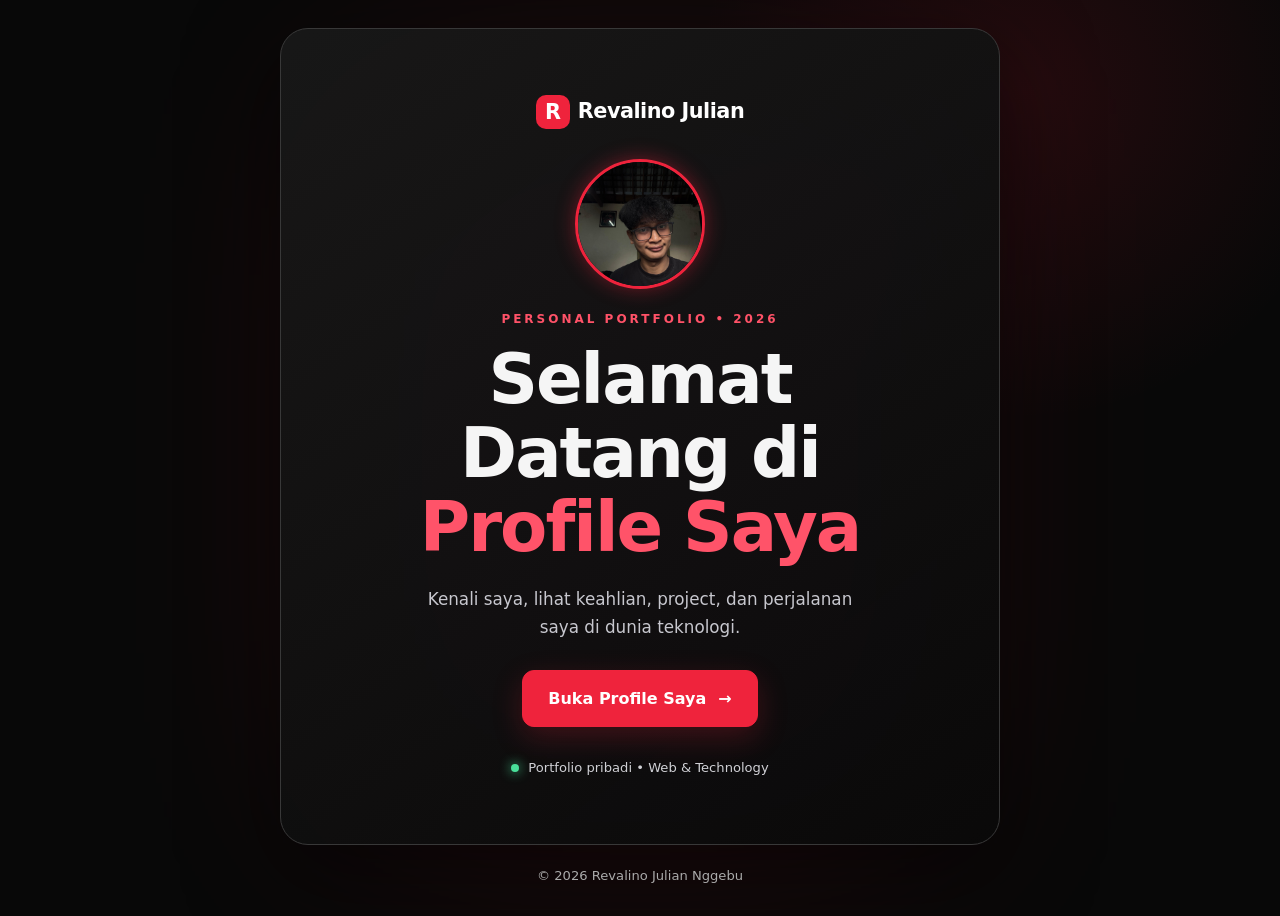
<file: index.html>
<!DOCTYPE html>
<html lang="id">
<head>
  <meta charset="UTF-8">
  <meta name="viewport" content="width=device-width, initial-scale=1.0">
  <meta name="description" content="Selamat datang di portfolio Revalino Julian Nggebu">
  <title>Buka Profile Saya | Revalino</title>
  <link rel="stylesheet" href="style.css">
</head>
<body class="welcome-page">
  <main class="welcome-wrap">
    <div class="welcome-glow"></div>
    <section class="welcome-card reveal show">
      <a class="brand welcome-brand" href="index.html"><span>R</span> Revalino Julian</a>
      <div class="login-profile-photo">
    <img src="assets/Profile.jpg"
         alt="Foto Profil Revalino">
    </div>
      <p class="eyebrow">PERSONAL PORTFOLIO • 2026</p>
      <h1>Selamat Datang di<br><span>Profile Saya</span></h1>
      <p class="welcome-description">Kenali saya, lihat keahlian, project, dan perjalanan saya di dunia teknologi.</p>
      <a class="btn primary welcome-button" href="home.html">Buka Profile Saya <span>→</span></a>
      <div class="welcome-footer"><span class="status-dot"></span> Portfolio pribadi • Web & Technology</div>
    </section>
    <p class="welcome-copyright">© <span id="year"></span> Revalino Julian Nggebu</p>
  </main>
  <script src="script.js"></script>
</body>
</html>
</file>
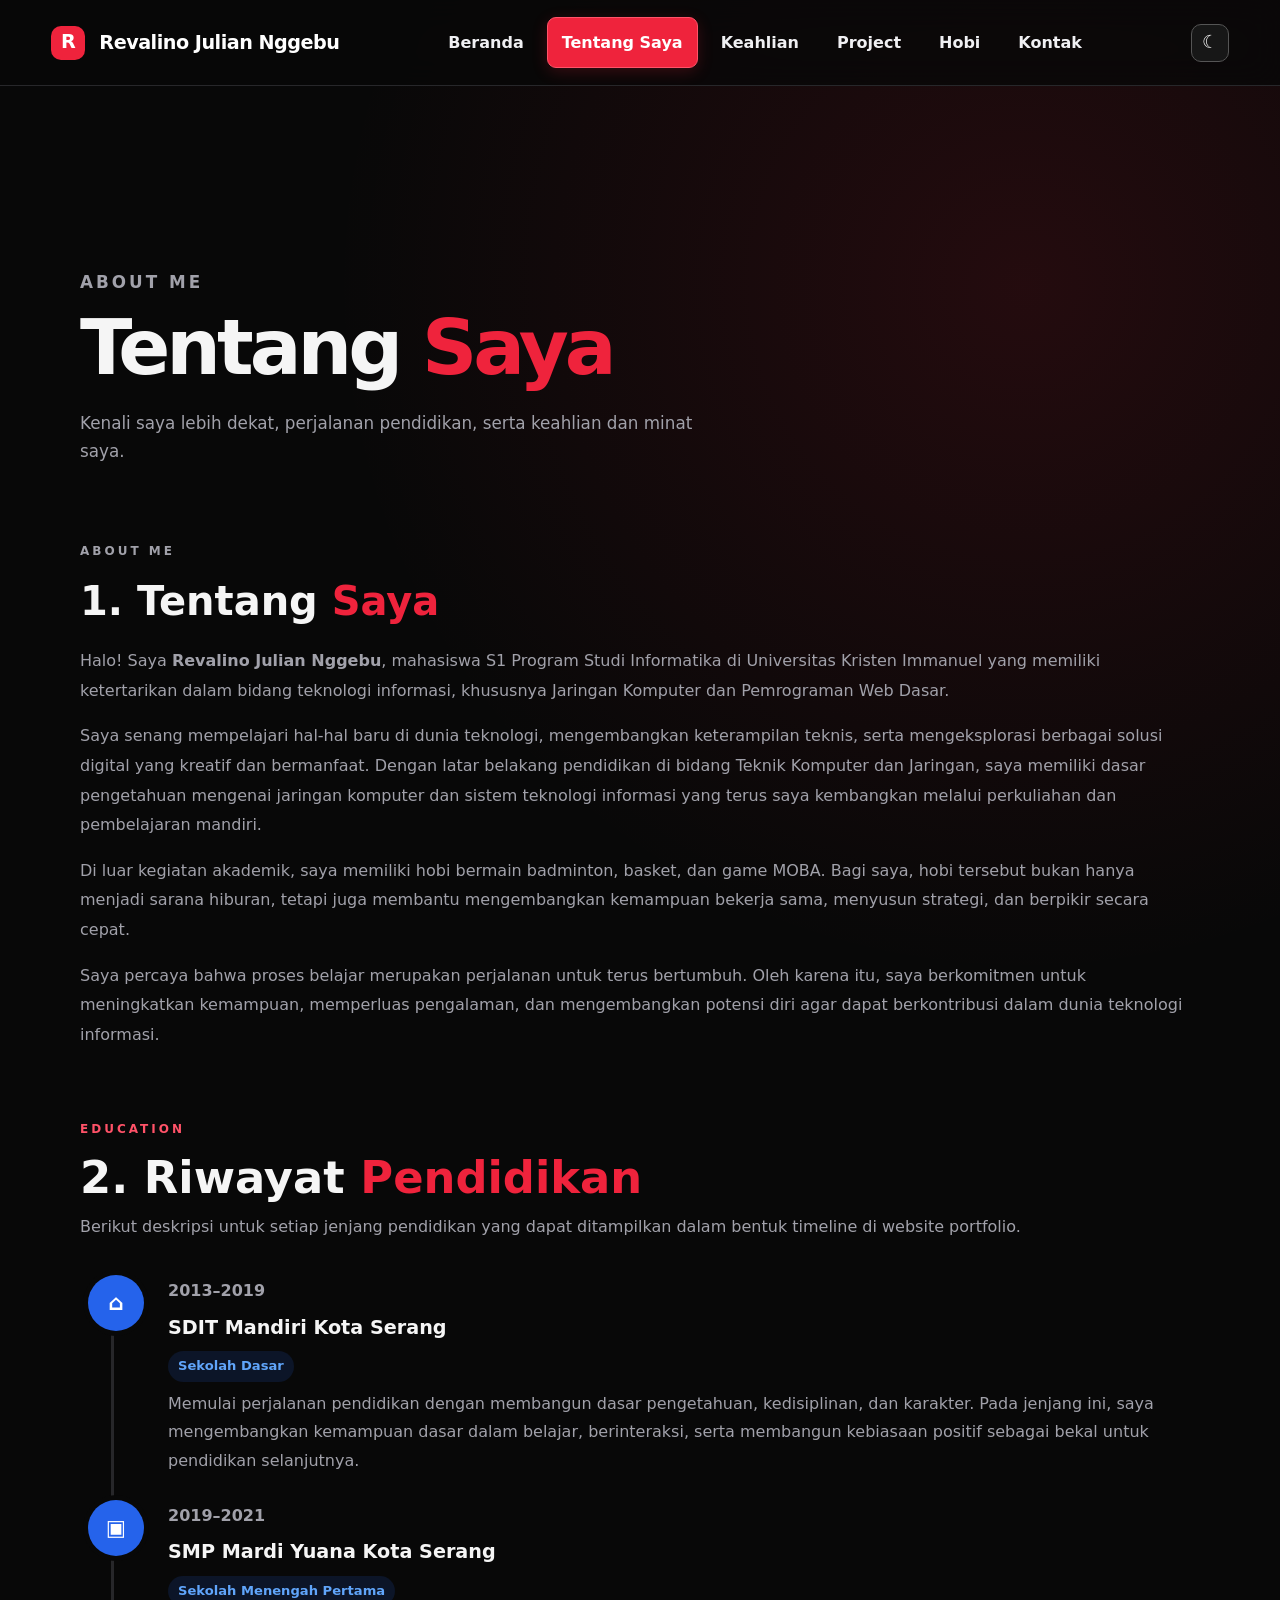
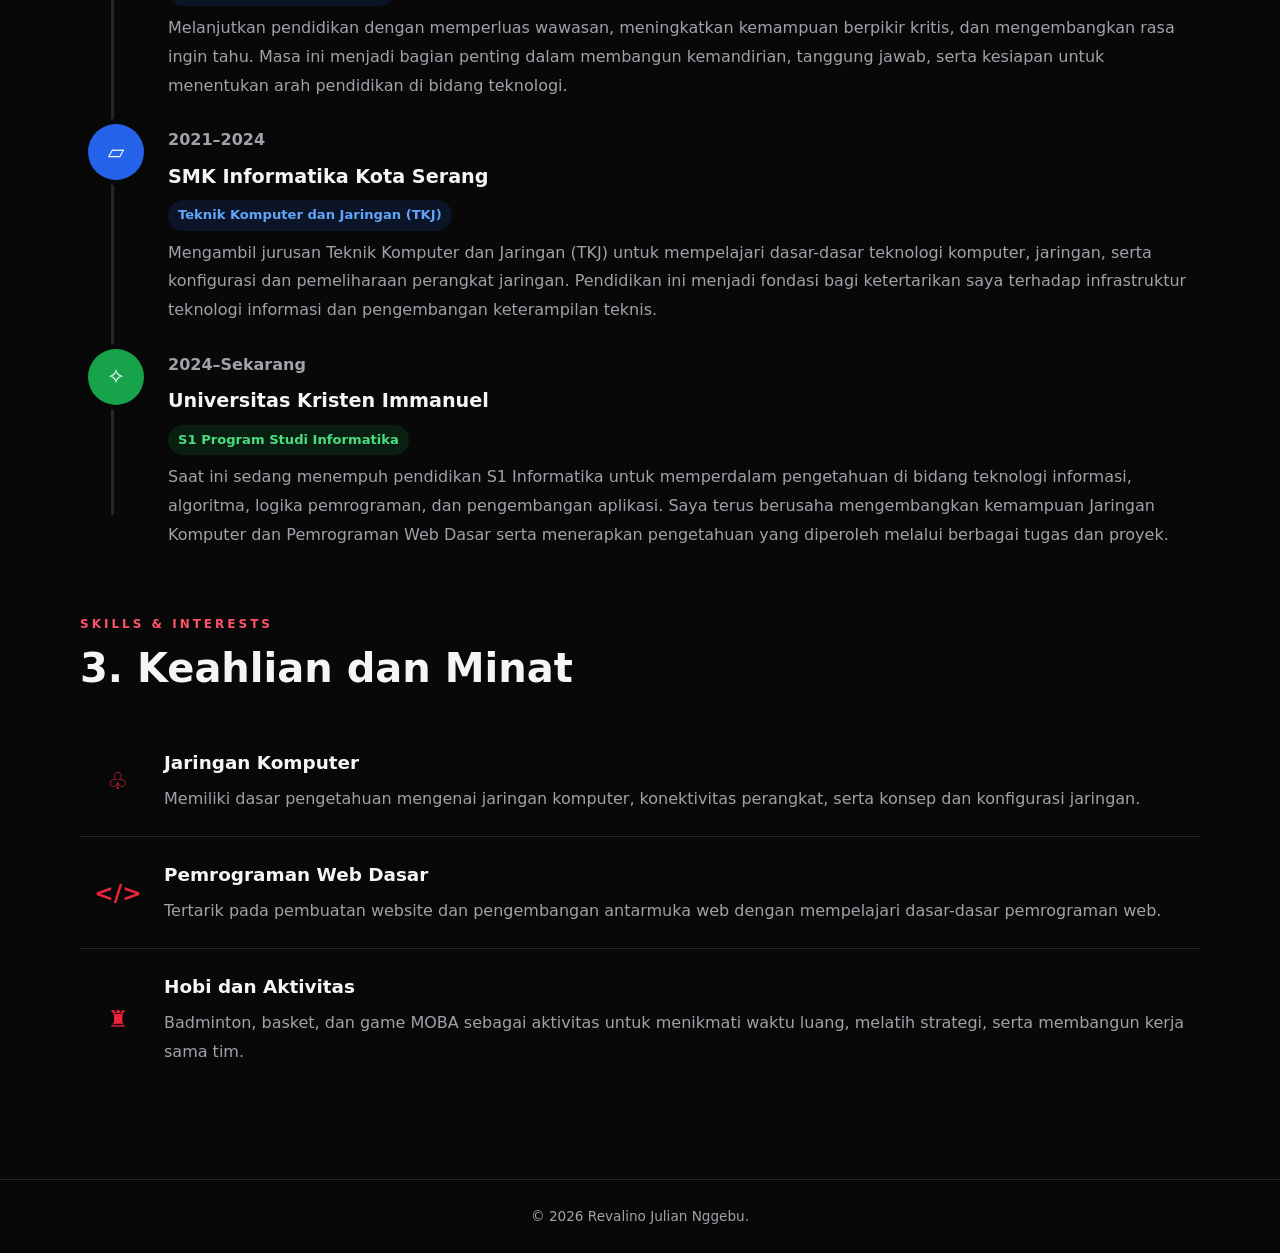
<file: about.html>
<!DOCTYPE html>
<html lang="id">
<head>
<meta charset="UTF-8"><meta name="viewport" content="width=device-width,initial-scale=1.0">
<title>Tentang Saya | Revalino</title><link rel="stylesheet" href="style.css">
</head>
<body>
<header class="navbar"><a class="brand" href="home.html"><span>R</span> Revalino Julian Nggebu </a><button class="menu-toggle" aria-label="Buka menu">☰</button><nav class="nav-links"><a href="home.html">Beranda</a><a class="active" href="about.html">Tentang Saya</a><a href="skills.html">Keahlian</a><a href="projects.html">Project</a><a href="hobbies.html">Hobi</a><a href="contact.html">Kontak</a></nav><button class="theme-toggle" aria-label="Ganti tema">☾</button></header>
<main class="page container">
  <div class="page-title reveal"><p class="eyebrow">ABOUT ME</p><h1>Tentang <span>Saya</span></h1><p>Kenali saya lebih dekat, perjalanan pendidikan, serta keahlian dan minat saya.</p></div>
  <section class="about-description reveal">
    <div class="section-heading"><p class="eyebrow">ABOUT ME</p><h2>1. Tentang <span>Saya</span></h2></div>
    <p>Halo! Saya <strong>Revalino Julian Nggebu</strong>, mahasiswa S1 Program Studi Informatika di Universitas Kristen Immanuel yang memiliki ketertarikan dalam bidang teknologi informasi, khususnya Jaringan Komputer dan Pemrograman Web Dasar.</p>
    <p>Saya senang mempelajari hal-hal baru di dunia teknologi, mengembangkan keterampilan teknis, serta mengeksplorasi berbagai solusi digital yang kreatif dan bermanfaat. Dengan latar belakang pendidikan di bidang Teknik Komputer dan Jaringan, saya memiliki dasar pengetahuan mengenai jaringan komputer dan sistem teknologi informasi yang terus saya kembangkan melalui perkuliahan dan pembelajaran mandiri.</p>
    <p>Di luar kegiatan akademik, saya memiliki hobi bermain badminton, basket, dan game MOBA. Bagi saya, hobi tersebut bukan hanya menjadi sarana hiburan, tetapi juga membantu mengembangkan kemampuan bekerja sama, menyusun strategi, dan berpikir secara cepat.</p>
    <p>Saya percaya bahwa proses belajar merupakan perjalanan untuk terus bertumbuh. Oleh karena itu, saya berkomitmen untuk meningkatkan kemampuan, memperluas pengalaman, dan mengembangkan potensi diri agar dapat berkontribusi dalam dunia teknologi informasi.</p>
  </section>
  <section class="education-section reveal">
    <div class="section-heading"><p class="eyebrow">EDUCATION</p><h2>2. Riwayat <span>Pendidikan</span></h2><p class="education-intro">Berikut deskripsi untuk setiap jenjang pendidikan yang dapat ditampilkan dalam bentuk timeline di website portfolio.</p></div>
    <div class="education-timeline">
      <article class="education-entry"><div class="education-symbol">⌂</div><div><span class="education-year-text">2013–2019</span><h3>SDIT Mandiri Kota Serang</h3><span class="education-tag">Sekolah Dasar</span><p>Memulai perjalanan pendidikan dengan membangun dasar pengetahuan, kedisiplinan, dan karakter. Pada jenjang ini, saya mengembangkan kemampuan dasar dalam belajar, berinteraksi, serta membangun kebiasaan positif sebagai bekal untuk pendidikan selanjutnya.</p></div></article>
      <article class="education-entry"><div class="education-symbol">▣</div><div><span class="education-year-text">2019–2021</span><h3>SMP Mardi Yuana Kota Serang</h3><span class="education-tag">Sekolah Menengah Pertama</span><p>Melanjutkan pendidikan dengan memperluas wawasan, meningkatkan kemampuan berpikir kritis, dan mengembangkan rasa ingin tahu. Masa ini menjadi bagian penting dalam membangun kemandirian, tanggung jawab, serta kesiapan untuk menentukan arah pendidikan di bidang teknologi.</p></div></article>
      <article class="education-entry"><div class="education-symbol">▱</div><div><span class="education-year-text">2021–2024</span><h3>SMK Informatika Kota Serang</h3><span class="education-tag">Teknik Komputer dan Jaringan (TKJ)</span><p>Mengambil jurusan Teknik Komputer dan Jaringan (TKJ) untuk mempelajari dasar-dasar teknologi komputer, jaringan, serta konfigurasi dan pemeliharaan perangkat jaringan. Pendidikan ini menjadi fondasi bagi ketertarikan saya terhadap infrastruktur teknologi informasi dan pengembangan keterampilan teknis.</p></div></article>
      <article class="education-entry current"><div class="education-symbol">✧</div><div><span class="education-year-text">2024–Sekarang</span><h3>Universitas Kristen Immanuel</h3><span class="education-tag">S1 Program Studi Informatika</span><p>Saat ini sedang menempuh pendidikan S1 Informatika untuk memperdalam pengetahuan di bidang teknologi informasi, algoritma, logika pemrograman, dan pengembangan aplikasi. Saya terus berusaha mengembangkan kemampuan Jaringan Komputer dan Pemrograman Web Dasar serta menerapkan pengetahuan yang diperoleh melalui berbagai tugas dan proyek.</p></div></article>
    </div>
  </section>
  <section class="skills-interest reveal">
    <div class="section-heading"><p class="eyebrow">SKILLS & INTERESTS</p><h2>3. Keahlian dan <span>Minat</span></h2></div>
    <article class="interest-row"><span class="interest-icon">♧</span><div><h3>Jaringan Komputer</h3><p>Memiliki dasar pengetahuan mengenai jaringan komputer, konektivitas perangkat, serta konsep dan konfigurasi jaringan.</p></div></article>
    <article class="interest-row"><span class="interest-icon">&lt;/&gt;</span><div><h3>Pemrograman Web Dasar</h3><p>Tertarik pada pembuatan website dan pengembangan antarmuka web dengan mempelajari dasar-dasar pemrograman web.</p></div></article>
    <article class="interest-row"><span class="interest-icon">♜</span><div><h3>Hobi dan Aktivitas</h3><p>Badminton, basket, dan game MOBA sebagai aktivitas untuk menikmati waktu luang, melatih strategi, serta membangun kerja sama tim.</p></div></article>
  </section>
</main>
<footer><p>© <span id="year"></span> Revalino Julian Nggebu.</p></footer><script src="script.js"></script>
</body></html>
</file>
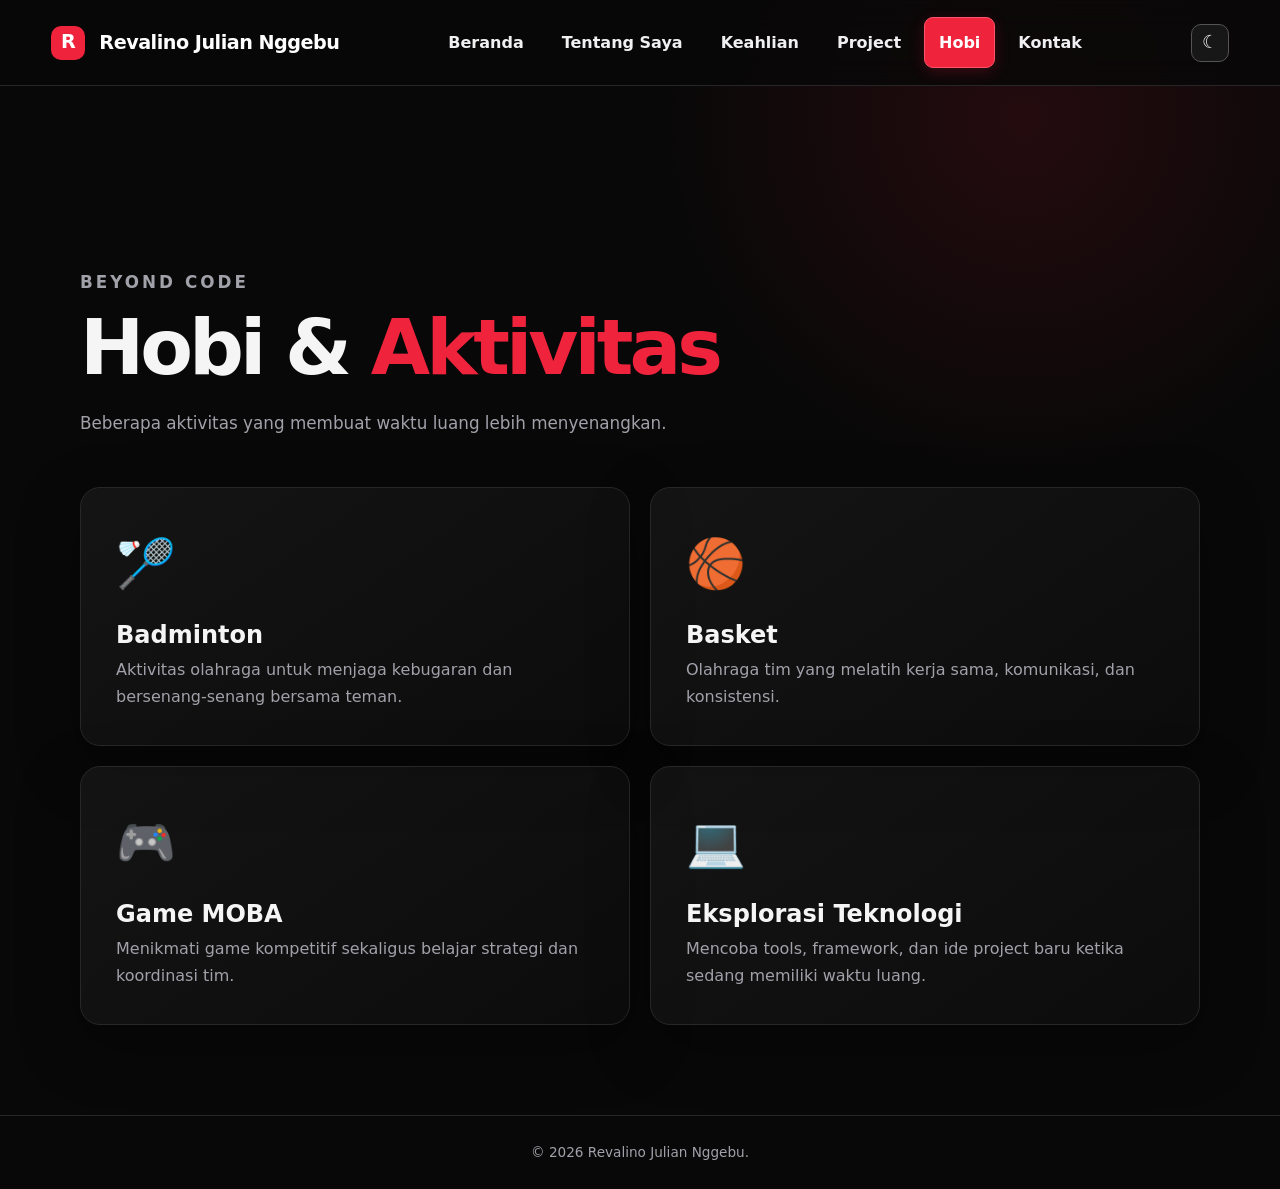
<file: hobbies.html>
<!DOCTYPE html>
<html lang="id">
<head><meta charset="UTF-8"><meta name="viewport" content="width=device-width,initial-scale=1.0"><title>Hobi | Revalino</title><link rel="stylesheet" href="style.css"></head>
<body>
<header class="navbar"><a class="brand" href="home.html"><span>R</span> Revalino Julian Nggebu </a><button class="menu-toggle">☰</button><nav class="nav-links"><a href="home.html">Beranda</a><a href="about.html">Tentang Saya</a><a href="skills.html">Keahlian</a><a href="projects.html">Project</a><a class="active" href="hobbies.html">Hobi</a><a href="contact.html">Kontak</a></nav><button class="theme-toggle">☾</button></header>
<main class="page container">
<div class="page-title reveal"><p class="eyebrow">BEYOND CODE</p><h1>Hobi & <span>Aktivitas</span></h1><p>Beberapa aktivitas yang membuat waktu luang lebih menyenangkan.</p></div>
<div class="hobby-grid">
<article class="hobby-card reveal"><div class="hobby-icon">🏸</div><h2>Badminton</h2><p>Aktivitas olahraga untuk menjaga kebugaran dan bersenang-senang bersama teman.</p></article>
<article class="hobby-card reveal"><div class="hobby-icon">🏀</div><h2>Basket</h2><p>Olahraga tim yang melatih kerja sama, komunikasi, dan konsistensi.</p></article>
<article class="hobby-card reveal"><div class="hobby-icon">🎮</div><h2>Game MOBA</h2><p>Menikmati game kompetitif sekaligus belajar strategi dan koordinasi tim.</p></article>
<article class="hobby-card reveal"><div class="hobby-icon">💻</div><h2>Eksplorasi Teknologi</h2><p>Mencoba tools, framework, dan ide project baru ketika sedang memiliki waktu luang.</p></article>
</div></main><footer><p>© <span id="year"></span> Revalino Julian Nggebu.</p></footer><script src="script.js"></script></body></html>
</file>
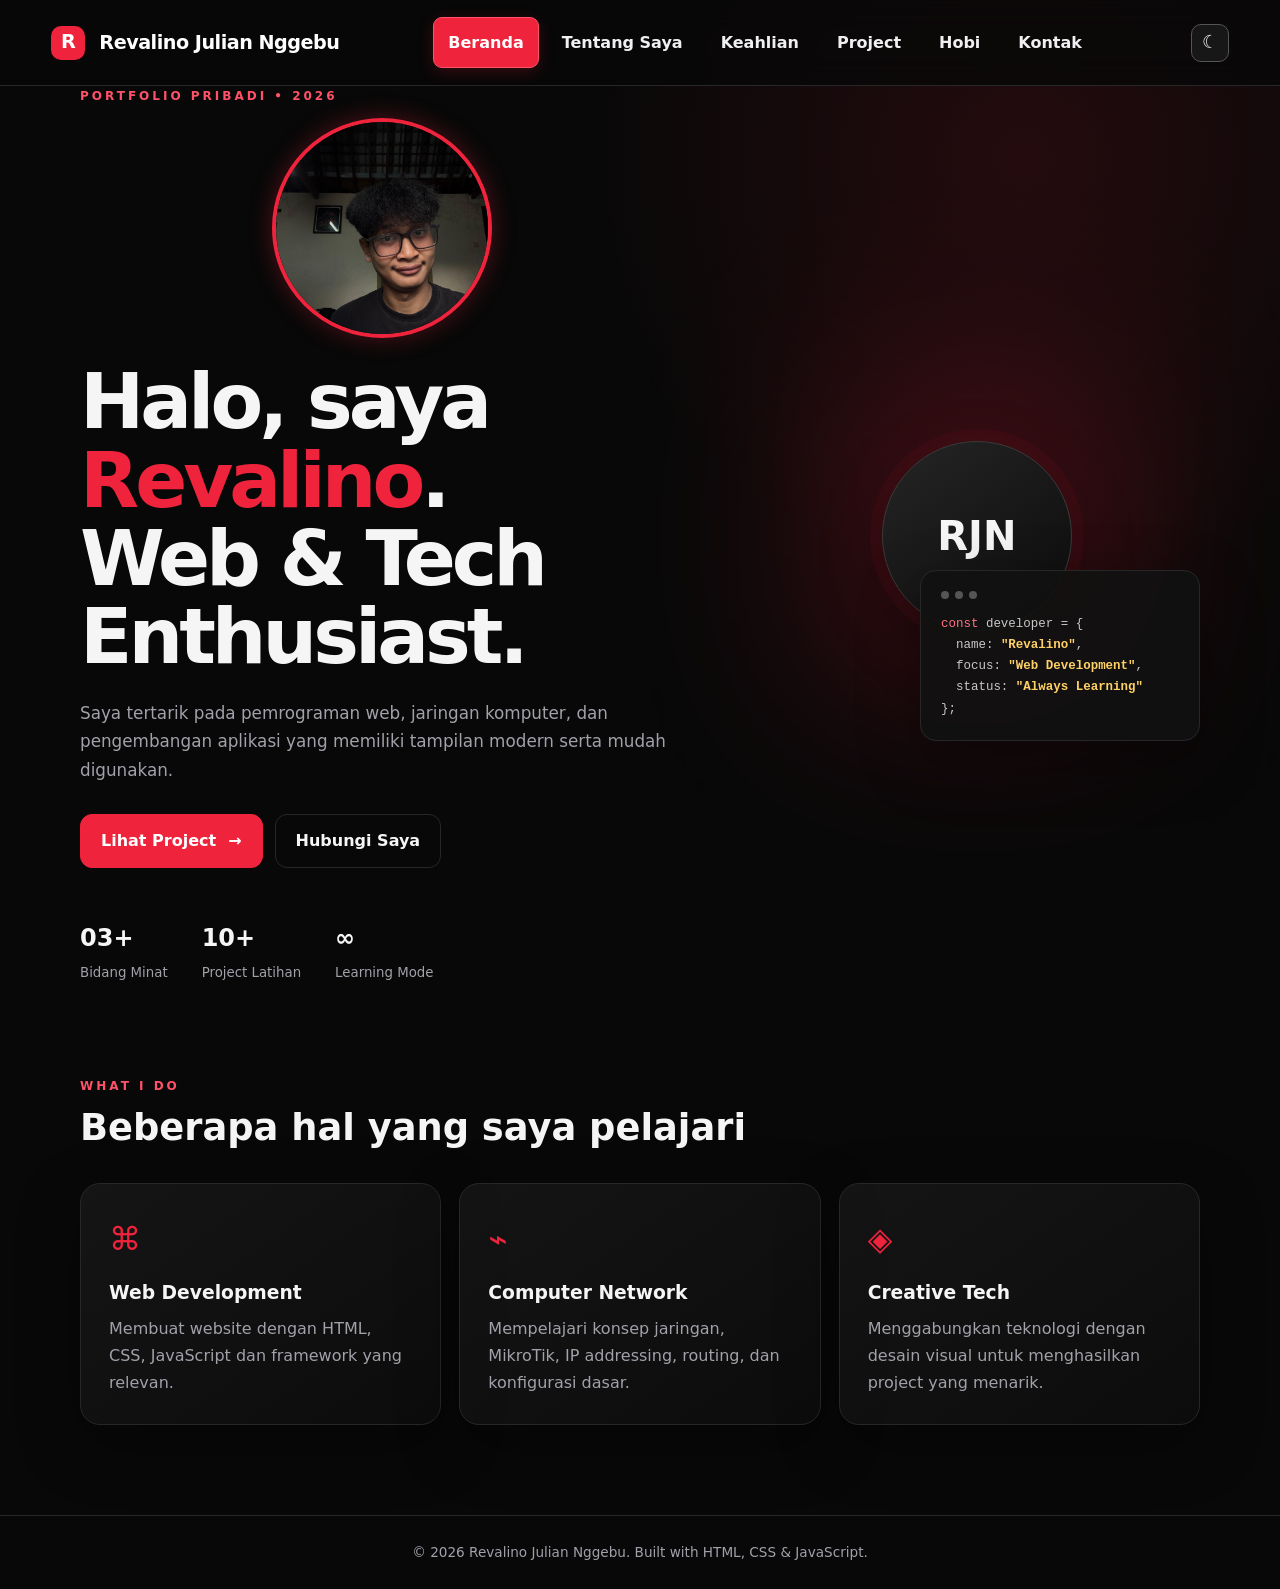
<file: home.html>
<!DOCTYPE html>
<html lang="id">
<head>
  <meta charset="UTF-8">
  <meta name="viewport" content="width=device-width, initial-scale=1.0">
  <meta name="description" content="Portfolio pribadi Revalino Julian Nggebu">
  <title>Beranda | Revalino Julian Nggebu</title>
  <link rel="stylesheet" href="style.css">
</head>
<body>
<header class="navbar">
  <a class="brand" href="home.html"><span>R</span> Revalino Julian Nggebu</a>
  <button class="menu-toggle" aria-label="Buka menu">☰</button>
  <nav class="nav-links">
    <a class="active" href="home.html">Beranda</a>
    <a href="about.html">Tentang Saya</a>
    <a href="skills.html">Keahlian</a>
    <a href="projects.html">Project</a>
    <a href="hobbies.html">Hobi</a>
    <a href="contact.html">Kontak</a>
  </nav>
  <button class="theme-toggle" title="Ganti tema">☾</button>
</header>

<main>
<section class="hero container">
  <div class="hero-copy reveal">
    <p class="eyebrow">PORTFOLIO PRIBADI • 2026</p>
    <div class="profile-photo">
    <img src="assets/Profile.jpg"
         alt="Foto Profil Revalino">
    </div>
    <h1>Halo, saya <span>Revalino</span>.<br>Web & Tech Enthusiast.</h1>
    <p class="lead">Saya tertarik pada pemrograman web, jaringan komputer, dan pengembangan aplikasi yang memiliki tampilan modern serta mudah digunakan.</p>
    <div class="hero-actions">
      <a class="btn primary" href="projects.html">Lihat Project <span>→</span></a>
      <a class="btn ghost" href="contact.html">Hubungi Saya</a>
    </div>
    <div class="mini-stats">
      <div><strong>03+</strong><small>Bidang Minat</small></div>
      <div><strong>10+</strong><small>Project Latihan</small></div>
      <div><strong>∞</strong><small>Learning Mode</small></div>
    </div>
  </div>
  <div class="hero-card reveal">
    <div class="glow"></div>
    <div class="avatar">RJN</div>
    <div class="code-window">
      <div class="dots"><i></i><i></i><i></i></div>
      <code><span>const</span> developer = {<br>
        &nbsp;&nbsp;name: <b>"Revalino"</b>,<br>
        &nbsp;&nbsp;focus: <b>"Web Development"</b>,<br>
        &nbsp;&nbsp;status: <b>"Always Learning"</b><br>
      };</code>
    </div>
  </div>
</section>

<section class="section container">
  <div class="section-heading reveal">
    <p class="eyebrow">WHAT I DO</p>
    <h2>Beberapa hal yang saya pelajari</h2>
  </div>
  <div class="cards three">
    <article class="glass-card reveal"><span class="icon">⌘</span><h3>Web Development</h3><p>Membuat website dengan HTML, CSS, JavaScript dan framework yang relevan.</p></article>
    <article class="glass-card reveal"><span class="icon">⌁</span><h3>Computer Network</h3><p>Mempelajari konsep jaringan, MikroTik, IP addressing, routing, dan konfigurasi dasar.</p></article>
    <article class="glass-card reveal"><span class="icon">◈</span><h3>Creative Tech</h3><p>Menggabungkan teknologi dengan desain visual untuk menghasilkan project yang menarik.</p></article>
  </div>
</section>
</main>

<footer><p>© <span id="year"></span> Revalino Julian Nggebu. Built with HTML, CSS & JavaScript.</p></footer>
<script src="script.js"></script>
</body>
</html>
</file>
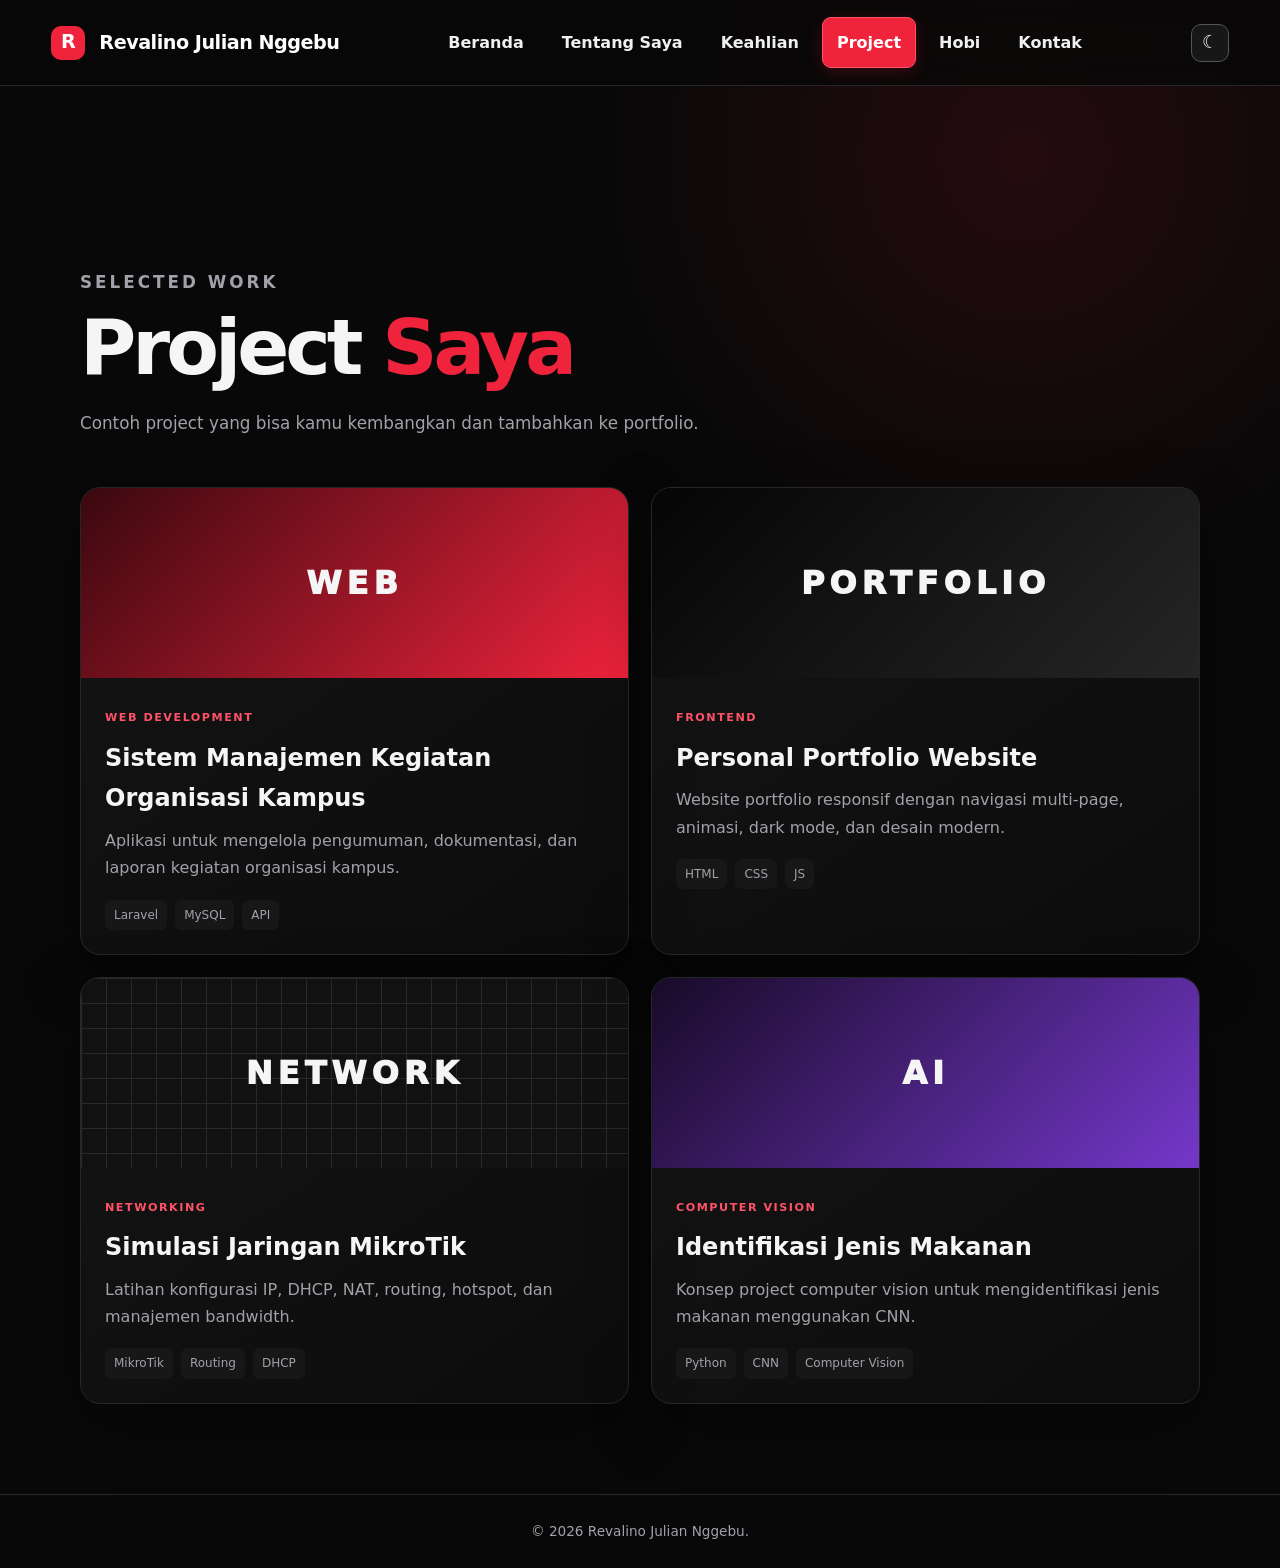
<file: projects.html>
<!DOCTYPE html>
<html lang="id">
<head><meta charset="UTF-8"><meta name="viewport" content="width=device-width,initial-scale=1.0"><title>Project | Revalino</title><link rel="stylesheet" href="style.css"></head>
<body>
<header class="navbar"><a class="brand" href="home.html"><span>R</span> Revalino Julian Nggebu</a><button class="menu-toggle">☰</button><nav class="nav-links"><a href="home.html">Beranda</a><a href="about.html">Tentang Saya</a><a href="skills.html">Keahlian</a><a class="active" href="projects.html">Project</a><a href="hobbies.html">Hobi</a><a href="contact.html">Kontak</a></nav><button class="theme-toggle">☾</button></header>
<main class="page container">
<div class="page-title reveal"><p class="eyebrow">SELECTED WORK</p><h1>Project <span>Saya</span></h1><p>Contoh project yang bisa kamu kembangkan dan tambahkan ke portfolio.</p></div>
<div class="project-grid">
<article class="project-card reveal"><div class="project-cover red">WEB</div><div class="project-body"><span class="tag">WEB DEVELOPMENT</span><h2>Sistem Manajemen Kegiatan Organisasi Kampus</h2><p>Aplikasi untuk mengelola pengumuman, dokumentasi, dan laporan kegiatan organisasi kampus.</p><div class="project-tech"><span>Laravel</span><span>MySQL</span><span>API</span></div></div></article>
<article class="project-card reveal"><div class="project-cover dark">PORTFOLIO</div><div class="project-body"><span class="tag">FRONTEND</span><h2>Personal Portfolio Website</h2><p>Website portfolio responsif dengan navigasi multi-page, animasi, dark mode, dan desain modern.</p><div class="project-tech"><span>HTML</span><span>CSS</span><span>JS</span></div></div></article>
<article class="project-card reveal"><div class="project-cover grid-art">NETWORK</div><div class="project-body"><span class="tag">NETWORKING</span><h2>Simulasi Jaringan MikroTik</h2><p>Latihan konfigurasi IP, DHCP, NAT, routing, hotspot, dan manajemen bandwidth.</p><div class="project-tech"><span>MikroTik</span><span>Routing</span><span>DHCP</span></div></div></article>
<article class="project-card reveal"><div class="project-cover purple">AI</div><div class="project-body"><span class="tag">COMPUTER VISION</span><h2>Identifikasi Jenis Makanan</h2><p>Konsep project computer vision untuk mengidentifikasi jenis makanan menggunakan CNN.</p><div class="project-tech"><span>Python</span><span>CNN</span><span>Computer Vision</span></div></div></article>
</div></main><footer><p>© <span id="year"></span> Revalino Julian Nggebu.</p></footer><script src="script.js"></script></body></html>
</file>
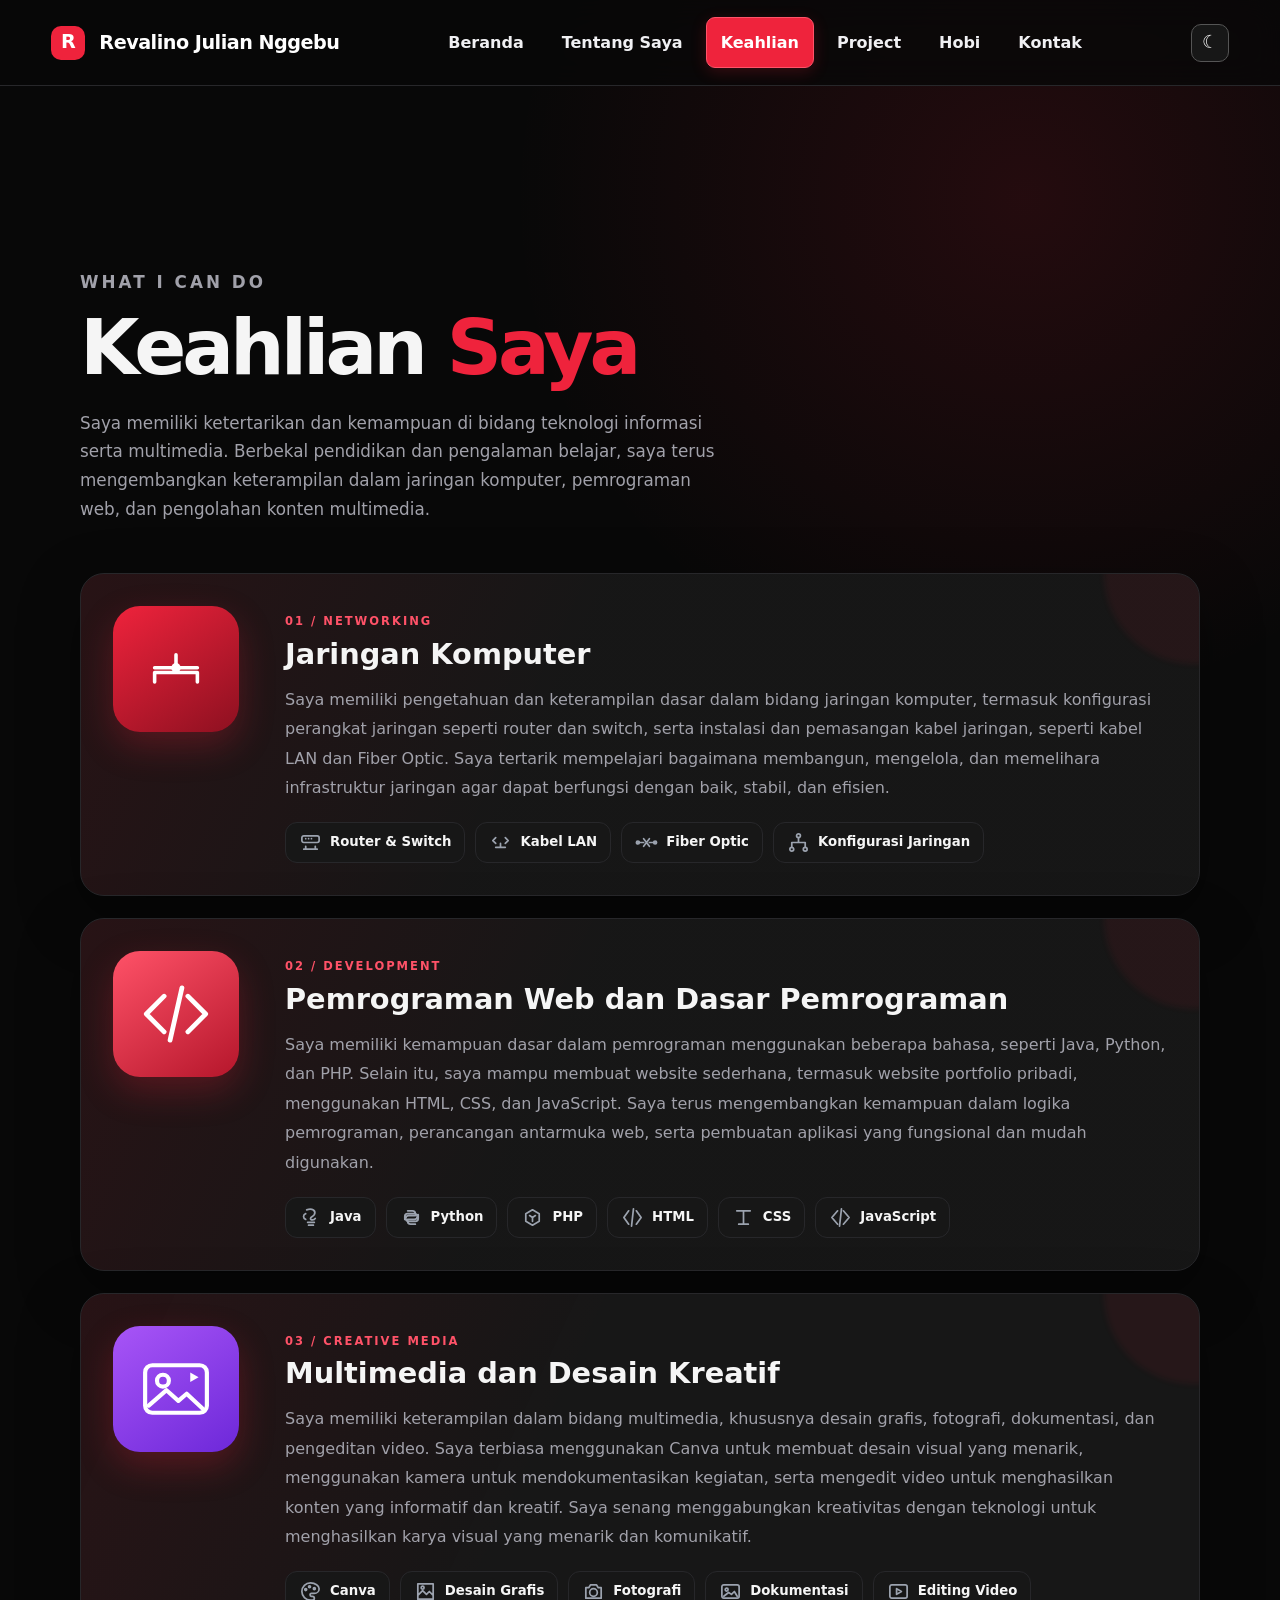
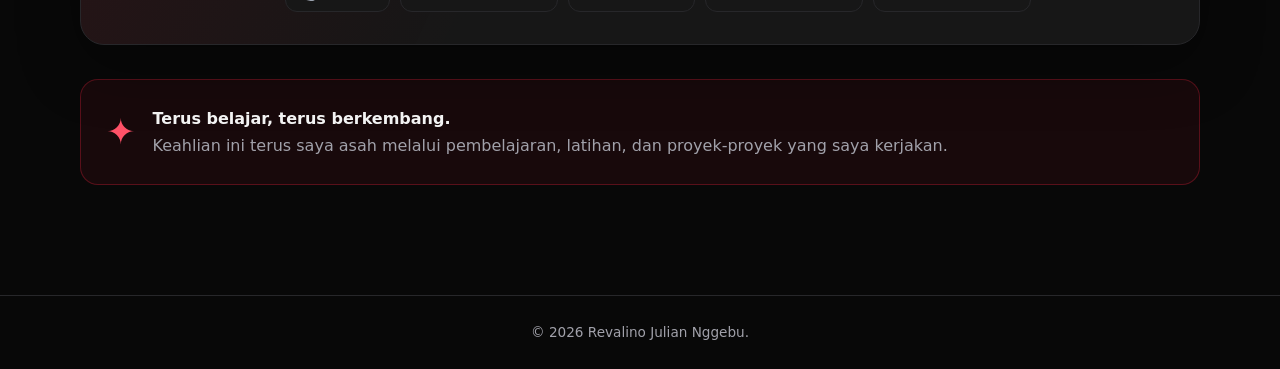
<file: skills.html>
<!DOCTYPE html>
<html lang="id">
<head>
<meta charset="UTF-8"><meta name="viewport" content="width=device-width,initial-scale=1.0">
<title>Keahlian | Revalino</title><link rel="stylesheet" href="style.css">
</head>
<body>
<header class="navbar"><a class="brand" href="home.html"><span>R</span> Revalino Julian Nggebu </a><button class="menu-toggle" aria-label="Buka menu">☰</button><nav class="nav-links"><a href="home.html">Beranda</a><a href="about.html">Tentang Saya</a><a class="active" href="skills.html">Keahlian</a><a href="projects.html">Project</a><a href="hobbies.html">Hobi</a><a href="contact.html">Kontak</a></nav><button class="theme-toggle" aria-label="Ganti tema">☾</button></header>
<main class="page container">
  <div class="page-title reveal"><p class="eyebrow">WHAT I CAN DO</p><h1>Keahlian <span>Saya</span></h1><p>Saya memiliki ketertarikan dan kemampuan di bidang teknologi informasi serta multimedia. Berbekal pendidikan dan pengalaman belajar, saya terus mengembangkan keterampilan dalam jaringan komputer, pemrograman web, dan pengolahan konten multimedia.</p></div>
  <section class="skill-showcase">
    <article class="expertise-card network-card reveal">
      <div class="expertise-icon" aria-hidden="true"><svg viewBox="0 0 64 64" fill="none"><rect x="23" y="6" width="18" height="14" rx="3"/><rect x="5" y="43" width="18" height="14" rx="3"/><rect x="41" y="43" width="18" height="14" rx="3"/><path d="M32 20v11M14 43V35h36v8M32 31H14M32 31h18" stroke="currentColor" stroke-width="3" stroke-linecap="round" stroke-linejoin="round"/><circle cx="32" cy="31" r="4" fill="currentColor"/></svg></div>
      <div class="expertise-content"><span class="expertise-number">01 / NETWORKING</span><h2>Jaringan Komputer</h2><p>Saya memiliki pengetahuan dan keterampilan dasar dalam bidang jaringan komputer, termasuk konfigurasi perangkat jaringan seperti router dan switch, serta instalasi dan pemasangan kabel jaringan, seperti kabel LAN dan Fiber Optic. Saya tertarik mempelajari bagaimana membangun, mengelola, dan memelihara infrastruktur jaringan agar dapat berfungsi dengan baik, stabil, dan efisien.</p><div class="expertise-tags skill-icon-list">
        <span class="skill-chip"><svg viewBox="0 0 24 24" aria-hidden="true"><rect x="3" y="5" width="18" height="7" rx="2"/><path d="M7 8h.01M10 8h.01M13 8h.01M7 16v3m10-3v3M5 19h14"/></svg>Router &amp; Switch</span>
        <span class="skill-chip"><svg viewBox="0 0 24 24" aria-hidden="true"><path d="M7 7 4 10l3 3M17 7l3 3-3 3M7 17h10M12 13v4"/></svg>Kabel LAN</span>
        <span class="skill-chip"><svg viewBox="0 0 24 24" aria-hidden="true"><path d="M3 12h6m6 0h6M9 8l3 4-3 4m6-8-3 4 3 4"/><circle cx="3" cy="12" r="1.5"/><circle cx="21" cy="12" r="1.5"/></svg>Fiber Optic</span>
        <span class="skill-chip"><svg viewBox="0 0 24 24" aria-hidden="true"><circle cx="12" cy="5" r="2"/><circle cx="5" cy="19" r="2"/><circle cx="19" cy="19" r="2"/><path d="M12 7v5M12 12H5v5m7-5h7v5"/></svg>Konfigurasi Jaringan</span>
      </div></div>
    </article>
    <article class="expertise-card programming-card reveal">
      <div class="expertise-icon" aria-hidden="true"><svg viewBox="0 0 64 64" fill="none"><path d="M22 17 7 32l15 15M42 17l15 15-15 15M37 10 27 54" stroke="currentColor" stroke-width="4" stroke-linecap="round" stroke-linejoin="round"/></svg></div>
      <div class="expertise-content"><span class="expertise-number">02 / DEVELOPMENT</span><h2>Pemrograman Web dan Dasar Pemrograman</h2><p>Saya memiliki kemampuan dasar dalam pemrograman menggunakan beberapa bahasa, seperti Java, Python, dan PHP. Selain itu, saya mampu membuat website sederhana, termasuk website portfolio pribadi, menggunakan HTML, CSS, dan JavaScript. Saya terus mengembangkan kemampuan dalam logika pemrograman, perancangan antarmuka web, serta pembuatan aplikasi yang fungsional dan mudah digunakan.</p><div class="expertise-tags skill-icon-list">
        <span class="skill-chip"><svg viewBox="0 0 24 24" aria-hidden="true"><path d="M8 4c6-2 10 1 8 5-1 2-4 2-4 4 0 2 4 2 5 0M7 8c-3 1-3 5 0 6m2 3h7m-6 3h5"/></svg>Java</span>
        <span class="skill-chip"><svg viewBox="0 0 24 24" aria-hidden="true"><path d="M8 5h5a3 3 0 0 1 3 3v2H9a3 3 0 0 0 0 6h7a3 3 0 0 0 3-3V9M16 19h-5a3 3 0 0 1-3-3v-2h7a3 3 0 0 0 0-6H8a3 3 0 0 0-3 3v3"/></svg>Python</span>
        <span class="skill-chip"><svg viewBox="0 0 24 24" aria-hidden="true"><path d="M5 8 12 4l7 4v8l-7 4-7-4zM9 10l3 2 3-2M12 12v4"/></svg>PHP</span>
        <span class="skill-chip"><svg viewBox="0 0 24 24" aria-hidden="true"><path d="m8 5-5 7 5 7M16 5l5 7-5 7M13 3l-2 18"/></svg>HTML</span>
        <span class="skill-chip"><svg viewBox="0 0 24 24" aria-hidden="true"><path d="M5 5h14M12 5v14M7 19h10"/></svg>CSS</span>
        <span class="skill-chip"><svg viewBox="0 0 24 24" aria-hidden="true"><path d="m9 5-6 7 6 7M15 5l6 7-6 7M13 3l-2 18"/></svg>JavaScript</span>
      </div></div>
    </article>
    <article class="expertise-card multimedia-card reveal">
      <div class="expertise-icon" aria-hidden="true"><svg viewBox="0 0 64 64" fill="none"><rect x="6" y="12" width="52" height="40" rx="6" stroke="currentColor" stroke-width="3.5"/><circle cx="21" cy="25" r="5" stroke="currentColor" stroke-width="3.5"/><path d="m9 46 15-13 10 9 7-6 14 13" stroke="currentColor" stroke-width="3.5" stroke-linecap="round" stroke-linejoin="round"/><path d="m44 18 7 4-7 4z" fill="currentColor"/></svg></div>
      <div class="expertise-content"><span class="expertise-number">03 / CREATIVE MEDIA</span><h2>Multimedia dan Desain Kreatif</h2><p>Saya memiliki keterampilan dalam bidang multimedia, khususnya desain grafis, fotografi, dokumentasi, dan pengeditan video. Saya terbiasa menggunakan Canva untuk membuat desain visual yang menarik, menggunakan kamera untuk mendokumentasikan kegiatan, serta mengedit video untuk menghasilkan konten yang informatif dan kreatif. Saya senang menggabungkan kreativitas dengan teknologi untuk menghasilkan karya visual yang menarik dan komunikatif.</p><div class="expertise-tags skill-icon-list">
        <span class="skill-chip"><svg viewBox="0 0 24 24" aria-hidden="true"><path d="M12 3a9 9 0 1 0 0 18h2a2 2 0 0 0 0-4h-1a1.5 1.5 0 0 1 0-3h3a5 5 0 0 0 5-5c0-3-4-6-9-6Z"/><circle cx="7" cy="10" r="1"/><circle cx="11" cy="7" r="1"/><circle cx="16" cy="9" r="1"/></svg>Canva</span>
        <span class="skill-chip"><svg viewBox="0 0 24 24" aria-hidden="true"><path d="M4 4h16v16H4zM4 16l5-5 4 4 3-3 4 4"/><circle cx="9" cy="8" r="1.5"/></svg>Desain Grafis</span>
        <span class="skill-chip"><svg viewBox="0 0 24 24" aria-hidden="true"><path d="M4 8h3l2-3h6l2 3h3v11H4z"/><circle cx="12" cy="13" r="4"/></svg>Fotografi</span>
        <span class="skill-chip"><svg viewBox="0 0 24 24" aria-hidden="true"><rect x="3" y="5" width="18" height="14" rx="2"/><circle cx="8" cy="10" r="1.5"/><path d="m5 17 5-4 3 2 3-3 3 5"/></svg>Dokumentasi</span>
        <span class="skill-chip"><svg viewBox="0 0 24 24" aria-hidden="true"><rect x="3" y="5" width="18" height="14" rx="2"/><path d="m10 9 5 3-5 3z"/></svg>Editing Video</span>
      </div></div>
    </article>
  </section>
  <div class="skills-note reveal"><span class="skills-note-icon">✦</span><p><strong>Terus belajar, terus berkembang.</strong><br>Keahlian ini terus saya asah melalui pembelajaran, latihan, dan proyek-proyek yang saya kerjakan.</p></div>
</main>
<footer><p>© <span id="year"></span> Revalino Julian Nggebu.</p></footer>
<script src="script.js"></script></body></html>
</file>
<file: style.css>
:root{--bg:#080808;--surface:#111;--surface2:#171717;--text:#f5f5f5;--muted:#a1a1aa;--red:#ef233c;--red2:#ff5268;--border:#27272a;--shadow:0 20px 60px rgba(0,0,0,.35)}*{box-sizing:border-box;margin:0;padding:0}html{scroll-behavior:smooth}body{font-family:Inter,ui-sans-serif,system-ui,-apple-system,Segoe UI,sans-serif;background:radial-gradient(circle at 80% 10%,rgba(239,35,60,.12),transparent 25%),var(--bg);color:var(--text);line-height:1.7;min-height:100vh}body.light{--bg:#f5f5f5;--surface:#fff;--surface2:#eee;--text:#18181b;--muted:#5f5f67;--border:#ddd}a{color:inherit;text-decoration:none}.container{width:min(1120px,92%);margin:auto}.navbar{height:78px;display:flex;align-items:center;justify-content:space-between;gap:20px;padding:0 4%;border-bottom:1px solid var(--border);background:rgba(8,8,8,.8);backdrop-filter:blur(16px);position:sticky;top:0;z-index:20}.brand{font-weight:900;font-size:1.2rem;letter-spacing:-.5px}.brand span{display:inline-grid;place-items:center;background:var(--red);width:34px;height:34px;border-radius:10px;margin-right:8px}.nav-links{display:flex;gap:6px}.nav-links a{padding:8px 12px;border-radius:9px;color:var(--muted);font-size:.92rem}.nav-links a:hover,.nav-links a.active{color:#fff;background:rgba(239,35,60,.12)}.theme-toggle,.menu-toggle{background:var(--surface2);border:1px solid var(--border);color:var(--text);width:38px;height:38px;border-radius:10px;cursor:pointer}.menu-toggle{display:none}.hero{min-height:calc(100vh - 78px);display:grid;grid-template-columns:1.15fr .85fr;align-items:center;gap:70px}.eyebrow{color:var(--red2);font-size:.75rem;font-weight:800;letter-spacing:3px;margin-bottom:12px}.hero h1,.page-title h1{font-size:clamp(2.7rem,6vw,5.6rem);line-height:1.02;letter-spacing:-4px}.hero h1 span,.page-title h1 span{color:var(--red)}.lead,.page-title p{color:var(--muted);max-width:650px;margin-top:22px;font-size:1.05rem}.hero-actions{display:flex;gap:12px;margin-top:30px}.btn{display:inline-flex;align-items:center;justify-content:center;gap:12px;padding:12px 20px;border-radius:12px;border:1px solid var(--border);font-weight:800;cursor:pointer}.btn.primary{background:var(--red);border-color:var(--red);color:#fff}.btn.primary:hover{background:var(--red2)}.btn.ghost:hover{border-color:var(--red);color:var(--red2)}.mini-stats{display:flex;gap:34px;margin-top:50px}.mini-stats strong{display:block;font-size:1.5rem}.mini-stats small{color:var(--muted)}.hero-card{position:relative;min-height:450px;display:grid;place-items:center}.glow{position:absolute;width:300px;height:300px;background:var(--red);filter:blur(100px);opacity:.25}.avatar{width:190px;height:190px;border-radius:50%;display:grid;place-items:center;background:linear-gradient(145deg,#252525,#0b0b0b);border:1px solid #3a3a3a;box-shadow:0 0 0 12px rgba(239,35,60,.05),var(--shadow);font-size:2.5rem;font-weight:900;position:relative;z-index:2}.avatar.large{width:160px;height:160px;margin-bottom:25px}.code-window{position:absolute;right:0;bottom:20px;width:280px;padding:20px;border:1px solid var(--border);border-radius:16px;background:rgba(17,17,17,.9);box-shadow:var(--shadow);font-family:ui-monospace,monospace;font-size:.78rem;z-index:3}.dots{display:flex;gap:6px;margin-bottom:15px}.dots i{width:8px;height:8px;border-radius:50%;background:#555}.code-window code{color:#c8c8c8}.code-window code span{color:#ff7181}.code-window code b{color:#ffd166}.section,.page{padding:90px 0}.section-heading{margin-bottom:35px}.section-heading h2{font-size:2.3rem;line-height:1.1}.cards.three{display:grid;grid-template-columns:repeat(3,1fr);gap:18px}.glass-card,.hobby-card,.project-card{background:linear-gradient(145deg,rgba(255,255,255,.05),rgba(255,255,255,.015));border:1px solid var(--border);border-radius:20px;box-shadow:var(--shadow)}.glass-card{padding:28px}.glass-card .icon{font-size:2rem;color:var(--red)}.glass-card h3{margin:10px 0 6px}.glass-card p,.project-body p,.hobby-card p{color:var(--muted)}footer{border-top:1px solid var(--border);padding:25px 4%;text-align:center;color:var(--muted);font-size:.85rem}.page-title{padding:70px 0 50px}.about-grid,.skills-layout,.contact-grid{display:grid;grid-template-columns:1fr 1fr;gap:25px}.big p{margin:15px 0;color:var(--muted)}.timeline{display:flex;flex-direction:column;gap:18px}.timeline-item{display:grid;grid-template-columns:55px 1fr;gap:15px;padding:22px;border:1px solid var(--border);border-radius:16px;background:var(--surface)}.timeline-item>span{display:grid;place-items:center;width:44px;height:44px;border-radius:12px;background:rgba(239,35,60,.12);color:var(--red);font-weight:900}.timeline-item small,.tag{color:var(--red2);font-size:.7rem;font-weight:900;letter-spacing:1.5px}.skills-layout .glass-card{height:max-content}.skill{margin-top:22px}.skill>div:first-child{display:flex;justify-content:space-between;margin-bottom:7px}.skill span{color:var(--muted);font-size:.8rem}.bar{height:8px;background:var(--surface2);border-radius:99px;overflow:hidden}.bar i{display:block;height:100%;background:linear-gradient(90deg,var(--red),var(--red2));border-radius:99px}.tool-grid{display:grid;grid-template-columns:repeat(2,1fr);gap:12px}.tool{padding:25px;border:1px solid var(--border);border-radius:16px;background:var(--surface);font-weight:900}.tool small{display:block;color:var(--muted);font-weight:500}.project-grid{display:grid;grid-template-columns:repeat(2,1fr);gap:22px}.project-card{overflow:hidden}.project-cover{height:190px;display:grid;place-items:center;font-size:2rem;font-weight:1000;letter-spacing:5px;background:linear-gradient(135deg,#3a080f,#ef233c)}.project-cover.dark{background:linear-gradient(135deg,#050505,#252525)}.project-cover.purple{background:linear-gradient(135deg,#180a27,#7438ca)}.project-cover.grid-art{background-color:#111;background-image:linear-gradient(#292929 1px,transparent 1px),linear-gradient(90deg,#292929 1px,transparent 1px);background-size:25px 25px}.project-body{padding:24px}.project-body h2{margin:8px 0}.project-tech{display:flex;flex-wrap:wrap;gap:8px;margin-top:18px}.project-tech span{font-size:.75rem;padding:5px 9px;border-radius:7px;background:var(--surface2);color:var(--muted)}.hobby-grid{display:grid;grid-template-columns:repeat(2,1fr);gap:20px}.hobby-card{padding:35px}.hobby-icon{font-size:3rem;margin-bottom:10px}.contact-info{display:flex;flex-direction:column;gap:14px}.contact-item{display:flex;gap:16px;align-items:center;padding:20px;border:1px solid var(--border);border-radius:16px;background:var(--surface)}.contact-item>span{width:44px;height:44px;border-radius:12px;background:rgba(239,35,60,.12);color:var(--red);display:grid;place-items:center;font-size:1.3rem}.contact-item small{display:block;color:var(--muted);font-size:.65rem;letter-spacing:2px}.contact-item b{font-size:.9rem}.contact-form{display:flex;flex-direction:column;gap:15px}.contact-form label{font-weight:700}.contact-form input,.contact-form textarea{display:block;width:100%;margin-top:7px;padding:12px 14px;border-radius:10px;border:1px solid var(--border);background:var(--surface2);color:var(--text);font:inherit;outline:none}.contact-form input:focus,.contact-form textarea:focus{border-color:var(--red)}.form-note{font-size:.85rem;color:var(--red2)}.reveal{opacity:0;transform:translateY(18px);transition:.7s ease}.reveal.show{opacity:1;transform:none}@media(max-width:850px){.navbar{height:70px}.menu-toggle{display:block;order:3}.theme-toggle{order:2}.nav-links{display:none;position:absolute;left:4%;right:4%;top:78px;flex-direction:column;background:var(--surface);padding:10px;border:1px solid var(--border);border-radius:14px}.nav-links.open{display:flex}.nav-links a{padding:12px}.hero{grid-template-columns:1fr;gap:20px;padding-top:70px}.hero-card{min-height:360px}.cards.three,.about-grid,.skills-layout,.project-grid,.hobby-grid,.contact-grid{grid-template-columns:1fr}.mini-stats{margin-top:35px}.page-title h1{font-size:3.2rem}.tool-grid{grid-template-columns:repeat(2,1fr)}}@media(max-width:500px){.hero h1{font-size:2.7rem;letter-spacing:-2px}.hero-actions{flex-direction:column}.mini-stats{gap:18px}.mini-stats strong{font-size:1.2rem}.code-window{width:240px;right:0}.page{padding-top:50px}.page-title{padding-top:30px}.page-title h1{font-size:2.7rem}.tool-grid{grid-template-columns:1fr}.navbar{padding:0 4%}}


/* Welcome / entry page */
.welcome-page{min-height:100vh;overflow-x:hidden;display:grid;place-items:center;padding:28px}
.welcome-wrap{position:relative;width:min(100%,720px);text-align:center}
.welcome-glow{position:absolute;inset:10% 12%;background:var(--red);filter:blur(120px);opacity:.22;pointer-events:none}
.welcome-card{position:relative;padding:clamp(30px,7vw,65px);border:1px solid #383838;border-radius:28px;background:linear-gradient(145deg,rgba(24,24,24,.97),rgba(9,9,9,.96));box-shadow:0 28px 90px rgba(0,0,0,.55)}
.welcome-brand{display:inline-flex;align-items:center;margin-bottom:30px;font-size:1.3rem}
.welcome-avatar{width:112px;height:112px;margin:0 auto 25px;display:grid;place-items:center;border-radius:50%;font-size:1.8rem;font-weight:950;background:linear-gradient(145deg,#ef233c,#650c18);border:4px solid #ff6575;box-shadow:0 0 0 9px rgba(239,35,60,.12)}
.welcome-card h1{font-size:clamp(2.4rem,7vw,4.3rem);line-height:1.08;letter-spacing:-2px}
.welcome-card h1 span{color:#ff5369}
.welcome-description{max-width:460px;margin:20px auto 28px;color:#c7c7ce;font-size:1.05rem}
.welcome-button{min-height:54px;padding:14px 25px;font-size:1rem;box-shadow:0 10px 30px rgba(239,35,60,.22)}
.welcome-footer{display:flex;justify-content:center;align-items:center;gap:9px;margin-top:30px;color:#d0d0d5;font-size:.82rem}
.status-dot{width:8px;height:8px;border-radius:50%;background:#49df9a;box-shadow:0 0 12px #49df9a}
.welcome-copyright{position:relative;margin-top:20px;color:#aaa;font-size:.82rem}
/* Stronger navbar contrast and larger navigation text */
.navbar{min-height:86px}
.nav-links{gap:8px}
.nav-links a{font-size:1rem;font-weight:750;color:#f0f0f3;padding:11px 14px;border:1px solid transparent;transition:background .2s,border-color .2s,color .2s}
.nav-links a:hover{color:#fff;background:#8f1020;border-color:#ff5369}
.nav-links a.active{color:#fff;background:#ef233c;border-color:#ff5369;box-shadow:0 4px 16px rgba(239,35,60,.2)}
.brand{color:#fff}
.theme-toggle{font-size:1.1rem;color:#fff;border-color:#555}
@media(max-width:850px){.navbar{min-height:78px}.nav-links{top:82px}.nav-links a{font-size:1.02rem;padding:13px 14px}}
@media(max-width:500px){.welcome-page{padding:16px}.welcome-card{padding:32px 22px}.welcome-card h1{letter-spacing:-1px}.welcome-description{font-size:.96rem}}


/* Social links with original brand logos */
.social-contact{transition:transform .2s ease,border-color .2s ease,background .2s ease}
.social-contact:hover{transform:translateY(-3px);border-color:var(--red);background:var(--surface2)}
.brand-logo{width:34px;height:34px;object-fit:contain;flex:0 0 34px}
.instagram-logo{padding:5px;border-radius:10px;background:rgba(228,64,95,.12)}
.github-logo{padding:5px;border-radius:10px;background:#24292f}
.social-contact>div{min-width:0}
.social-contact b{display:block;overflow-wrap:anywhere}
.social-hint{display:block;margin-top:3px;color:var(--red2);font-size:.78rem}
.contact-icon{width:44px;height:44px;flex:0 0 44px;border-radius:12px;background:rgba(239,35,60,.12);color:var(--red);display:grid;place-items:center;font-size:1.3rem}

/* Education history on About page */
.education-section{margin-top:70px}
.education-section .section-heading h2{font-size:clamp(2rem,4vw,2.8rem);line-height:1.15}
.education-section .section-heading h2 span{color:var(--red)}
.education-intro{color:var(--muted);margin-top:10px}
.education-list{display:grid;grid-template-columns:repeat(2,minmax(0,1fr));gap:18px}
.education-card{display:grid;grid-template-columns:145px 1fr;gap:18px;align-items:start;padding:24px;border:1px solid var(--border);border-radius:18px;background:var(--surface);transition:transform .2s ease,border-color .2s ease}
.education-card:hover{transform:translateY(-3px);border-color:var(--red)}
.education-year{font-weight:900;color:#fff;background:var(--red);border-radius:10px;padding:8px 10px;text-align:center;font-size:.88rem}
.education-level{font-size:.67rem;letter-spacing:1.2px;font-weight:900;color:var(--red2)}
.education-card h3{font-size:1.08rem;line-height:1.35;margin:5px 0 7px}
.education-card p{color:var(--muted);font-size:.92rem}
@media(max-width:700px){.education-list{grid-template-columns:1fr}.education-card{grid-template-columns:125px 1fr;gap:13px;padding:18px}}
@media(max-width:420px){.education-card{grid-template-columns:1fr}.education-year{justify-self:start;min-width:125px}}


/* About page content requested by the user */
.about-description{margin-top:24px;padding:0;background:transparent;border:0;border-radius:0;box-shadow:none}
.about-description .section-heading{margin-bottom:22px}
.about-description .section-heading h2{font-size:clamp(1.8rem,4vw,2.5rem);line-height:1.15}
.about-description .section-heading h2 span{color:var(--red)}
.about-description p{line-height:1.85;margin:0 0 16px;color:var(--muted)}
.about-description p:last-child{margin-bottom:0}
.education-timeline{position:relative;display:grid;gap:24px;margin-top:26px;padding-left:8px}
.education-timeline:before{content:"";position:absolute;left:31px;top:28px;bottom:35px;width:3px;background:var(--border)}
.education-entry{position:relative;display:grid;grid-template-columns:64px minmax(0,1fr);gap:16px;align-items:start}
.education-symbol{z-index:1;width:56px;height:56px;border-radius:50%;display:grid;place-items:center;background:#2563eb;color:#fff;font-size:1.35rem;font-weight:800;box-shadow:0 0 0 5px var(--bg)}
.education-entry.current .education-symbol{background:#16a34a}
.education-year-text{display:block;color:var(--muted);margin:2px 0 7px;font-weight:600}
.education-entry h3{font-size:1.2rem;margin:0 0 7px}
.education-tag{display:inline-block;background:rgba(37,99,235,.14);color:#60a5fa;border-radius:999px;padding:4px 10px;font-size:.82rem;font-weight:700;margin-bottom:8px}
.education-entry.current .education-tag{background:rgba(22,163,74,.14);color:#4ade80}
.education-entry p,.interest-row p{color:var(--muted);line-height:1.8}
.skills-interest{margin-top:64px}
.skills-interest .section-heading h2{font-size:clamp(1.8rem,4vw,2.5rem)}
.interest-row{display:grid;grid-template-columns:56px minmax(0,1fr);gap:18px;padding:22px 10px;border-bottom:1px solid var(--border);align-items:center}
.interest-row:last-child{border-bottom:0}
.interest-icon{font-size:1.45rem;font-weight:800;text-align:center;color:var(--red)}
.interest-row h3{font-size:1.15rem;margin-bottom:7px}
@media(max-width:600px){.about-description{padding:0}.education-entry{grid-template-columns:48px minmax(0,1fr);gap:12px}.education-symbol{width:44px;height:44px;font-size:1.1rem}.education-timeline:before{left:28px}.education-entry p,.interest-row p{font-size:.94rem}.interest-row{grid-template-columns:40px minmax(0,1fr);gap:10px}}


/* Contact page: prominent Instagram and GitHub cards */
.contact-page{padding-bottom:76px}
.contact-page .page-title>p:last-child{max-width:650px}
.social-showcase{display:grid;grid-template-columns:repeat(2,minmax(0,1fr));gap:26px;margin:38px auto 0;max-width:940px}
.social-card{position:relative;display:flex;flex-direction:column;align-items:flex-start;min-height:360px;padding:30px;border:1px solid var(--border);border-radius:24px;overflow:hidden;text-decoration:none;color:var(--text);background:var(--surface);box-shadow:0 14px 36px rgba(0,0,0,.12);transition:transform .25s ease,border-color .25s ease,box-shadow .25s ease}
.social-card:before{content:"";position:absolute;width:230px;height:230px;border-radius:50%;right:-90px;top:-95px;opacity:.12;pointer-events:none}
.instagram-card:before{background:linear-gradient(135deg,#833ab4,#fd1d1d,#fcb045)}
.github-card:before{background:#8b949e}
.social-card:hover{transform:translateY(-8px);border-color:var(--red);box-shadow:0 22px 48px rgba(239,35,60,.16)}
.social-card-top{width:100%;display:flex;align-items:center;justify-content:space-between;gap:12px}
.social-platform{font-size:.72rem;letter-spacing:1.7px;font-weight:850;color:var(--muted)}
.social-arrow{display:grid;place-items:center;width:38px;height:38px;border:1px solid var(--border);border-radius:50%;font-size:1.3rem;transition:transform .2s ease,background .2s ease}
.social-card:hover .social-arrow{transform:translate(3px,-3px);background:var(--red);border-color:var(--red);color:white}
.social-brand-icon{display:grid;place-items:center;width:94px;height:94px;margin:28px 0 22px;border-radius:26px;box-shadow:0 10px 24px rgba(0,0,0,.2)}
.social-brand-icon img{width:58px;height:58px;object-fit:contain}
.instagram-brand{background:linear-gradient(135deg,#833ab4 0%,#e1306c 48%,#fd8d32 100%)}
.github-brand{background:#24292f}
.social-card h2{font-size:2rem;line-height:1.2;margin:0 0 10px}
.social-card p{color:var(--muted);line-height:1.75;margin:0 0 16px;max-width:340px}
.social-username{font-weight:750;overflow-wrap:anywhere;margin-bottom:24px}
.social-cta{display:flex;align-items:center;justify-content:space-between;gap:14px;width:100%;margin-top:auto;padding:14px 17px;border-radius:12px;background:var(--red);color:#fff;font-weight:800;transition:background .2s ease}
.social-card:hover .social-cta{background:#c91831}
.contact-footer-note{display:flex;align-items:center;justify-content:center;gap:10px;text-align:center;margin:30px auto 0;color:var(--muted);font-size:.95rem}
.contact-pulse{width:9px;height:9px;border-radius:50%;background:#22c55e;box-shadow:0 0 0 5px rgba(34,197,94,.13)}
@media(max-width:700px){.social-showcase{grid-template-columns:1fr;gap:18px;margin-top:28px}.social-card{min-height:330px;padding:24px}.social-brand-icon{width:82px;height:82px;margin:23px 0 18px}.social-brand-icon img{width:50px;height:50px}.social-card h2{font-size:1.75rem}}


/* Skills page: visual expertise cards */
.skill-showcase{display:grid;gap:22px;margin:0 0 34px}
.expertise-card{position:relative;display:grid;grid-template-columns:142px minmax(0,1fr);gap:30px;align-items:start;padding:32px;border:1px solid var(--border);border-radius:24px;overflow:hidden;background:linear-gradient(115deg,rgba(239,35,60,.10),rgba(255,255,255,.025) 42%),var(--surface);box-shadow:var(--shadow);transition:transform .25s ease,border-color .25s ease}
.expertise-card:after{content:"";position:absolute;width:180px;height:180px;border-radius:50%;right:-85px;top:-90px;background:var(--red);opacity:.07;filter:blur(3px);pointer-events:none}
.expertise-card:hover{transform:translateY(-4px);border-color:rgba(239,35,60,.65)}
.expertise-icon{width:126px;height:126px;display:grid;place-items:center;border-radius:27px;color:#fff;background:linear-gradient(145deg,var(--red),#8d1020);box-shadow:0 14px 35px rgba(239,35,60,.25)}
.expertise-icon svg{width:76px;height:76px}
.programming-card .expertise-icon{background:linear-gradient(145deg,#ff5268,#b5162b)}
.multimedia-card .expertise-icon{background:linear-gradient(145deg,#a855f7,#6d28d9)}
.expertise-number{display:inline-block;color:var(--red2);font-size:.72rem;font-weight:900;letter-spacing:2px;margin-bottom:5px}
.expertise-content h2{font-size:clamp(1.35rem,2.5vw,1.8rem);line-height:1.25;margin-bottom:12px}
.expertise-content p{color:var(--muted);font-size:1rem;line-height:1.85}
.expertise-tags{display:flex;flex-wrap:wrap;gap:9px;margin-top:19px}
.expertise-tags span{border:1px solid var(--border);background:var(--surface2);border-radius:999px;padding:6px 12px;font-size:.8rem;font-weight:700;color:var(--text)}
.skills-note{display:flex;align-items:center;gap:17px;padding:22px 25px;border-radius:18px;border:1px solid rgba(239,35,60,.3);background:rgba(239,35,60,.07);margin-bottom:20px}
.skills-note-icon{font-size:2.2rem;color:var(--red2)}
.skills-note p{color:var(--muted)}.skills-note strong{color:var(--text)}
@media(max-width:700px){.expertise-card{grid-template-columns:1fr;gap:20px;padding:24px}.expertise-icon{width:94px;height:94px;border-radius:22px}.expertise-icon svg{width:58px;height:58px}.expertise-content p{font-size:.95rem}.skills-note{align-items:flex-start;padding:18px}}


/* Small grey icons for each individual skill */
.skill-icon-list{gap:10px}
.skill-icon-list .skill-chip{display:inline-flex;align-items:center;gap:8px;padding:8px 13px;border:1px solid var(--border);background:var(--surface2);border-radius:12px;color:var(--text);font-size:.83rem;font-weight:750;transition:transform .2s ease,border-color .2s ease,background .2s ease}
.skill-icon-list .skill-chip svg{width:23px;height:23px;flex:0 0 23px;fill:none;stroke:#9ca3af;stroke-width:1.8;stroke-linecap:round;stroke-linejoin:round}
.skill-icon-list .skill-chip:hover{transform:translateY(-2px);border-color:var(--red);background:rgba(239,35,60,.08)}
.skill-icon-list .skill-chip:hover svg{stroke:var(--red2)}
@media(max-width:700px){.skill-icon-list .skill-chip{font-size:.8rem;padding:7px 10px}.skill-icon-list .skill-chip svg{width:21px;height:21px;flex-basis:21px}}

.profile-photo {
    width: 220px;
    height: 220px;
    margin: 0 auto 25px;
    border-radius: 50%;
    overflow: hidden;
    border: 4px solid #ef233c;
    box-shadow: 0 0 25px rgba(239, 35, 60, 0.3);
}

.profile-photo img {
    width: 100%;
    height: 100%;
    object-fit: cover;
    object-position: center;
}

.login-profile-photo {
    width: 130px;
    height: 130px;
    margin: 0 auto 20px;
    border-radius: 50%;
    overflow: hidden;
    border: 3px solid #ef233c;
    box-shadow: 0 0 20px rgba(239, 35, 60, 0.4);
}

.login-profile-photo img {
    width: 100%;
    height: 100%;
    object-fit: cover;
    object-position: center;
}
</file>
